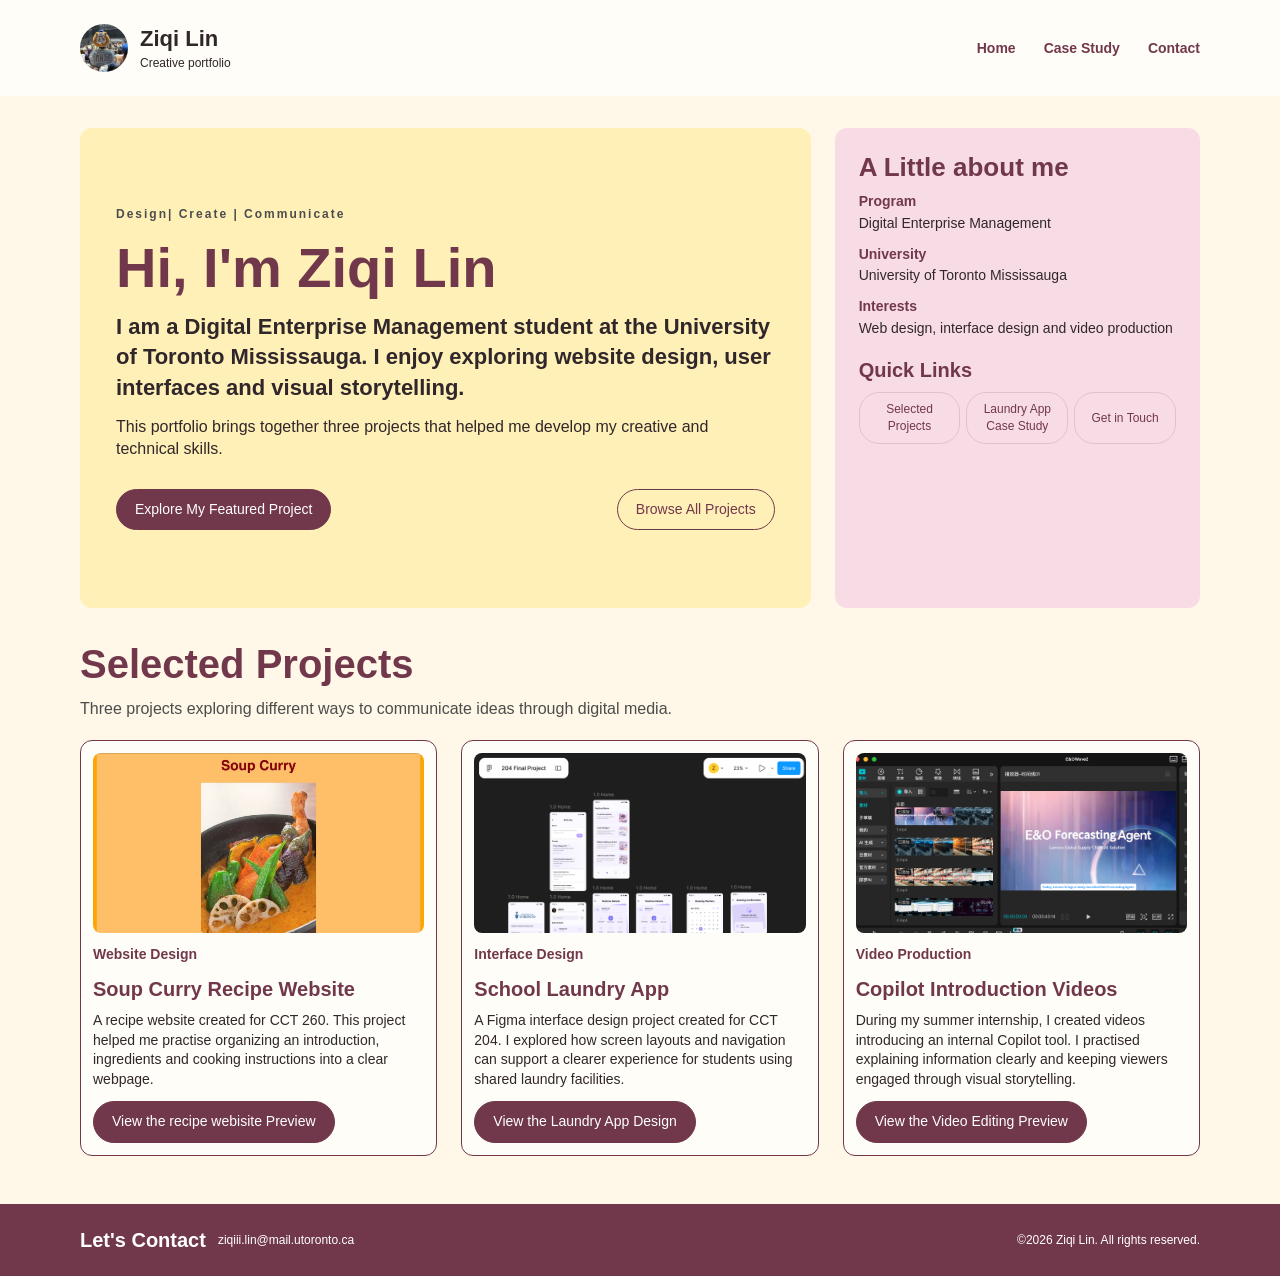
<file: index.html>
<!DOCTYPE html>
<html lang="en">
<head>
    <meta charset="UTF-8">
    <meta name="viewport" content="width=device-width, initial-scale=1.0">
    <title>Ziqi Lin | Creative Portfolio</title>
    <link rel="stylesheet" href="css/style.css">
</head>
<body>
    <a class="skip-link" href="#main-content">Skip to main content</a>
    <header class="site-header">
        <img src="images/logo.jpeg" alt="logo">
        <a class="brand" href="index.html">
            <span class="brand-name">Ziqi Lin</span>
            <span class="brand-description">Creative portfolio</span>
        </a>

        <nav class="main-nav" aria-label="Main navigation">
            <ul class="nav-list">
                <li><a href="index.html">Home</a></li>
                <li><a href="detail.html">Case Study</a></li>
                <li><a href="#contact">Contact</a></li>
            </ul>
        </nav>
    </header>

    <main class="container" id="main-content">
        <section class="hero-grid" aria-labelledby="intro-title">
            <div class="hero-content">
                <p class="eyebrow"> Design| Create | Communicate</p>
                <h1 id="intro-title">Hi, I'm Ziqi Lin</h1>
                <p class="lead-text"> I am a Digital Enterprise Management student at the University of Toronto Mississauga. I enjoy exploring website design, user interfaces and visual storytelling.</p>
                <p>This portfolio brings together three projects that helped me develop my creative and technical skills.</p>

            <div class="hero-actions">
                <a class="button" href="detail.html">Explore My Featured Project</a>
                <a class="text-link" href="#projects">Browse All Projects</a>
            </div>
        </div>

        <aside class="hero-info" aria-labelledby="about-title">
            <h2 id="about-title">A Little about me</h2>
            <div class="profile-details"> 
                <h3>Program</h3>
                <p>Digital Enterprise Management</p>
                
                <h3>University</h3>
                <p>University of Toronto Mississauga</p>
                
                <h3>Interests</h3>
                <p>Web design, interface design and video production</p>
            </div>

            <h3>Quick Links</h3>
            <ul class="quick-links">
                <li><a href="#projects">Selected Projects</a></li>
                <li><a href="detail.html">Laundry App Case Study</a></li>
                <li><a href="#contact">Get in Touch</a></li>
            </ul>
        </aside>
    </section>

    <section class="project-section" id="projects" aria-labelledby="project-title">
        <div class="section-heading">
        <h2 id="project-title">Selected Projects</h2>
        <p>Three projects exploring different ways to communicate ideas through digital media.</p>
        </div>

        <div class="cards-gallery">
            <article class="card">
                <img class="card-image" src="images/project1.jpg" alt="project1">
                <p class="project-category">Website Design</p>
                <h3>Soup Curry Recipe Website</h3>
                <p>A recipe website created for CCT 260. This project helped me practise organizing an introduction, ingredients and cooking instructions into a clear webpage.</p>
                <a class="button card-link" href="images/project1.jpg">View the recipe webisite Preview </a>
            </article>
            
            <article class="card">
                <img class="card-image" src="images/project2.png" alt="project2">
                <p class="project-category">Interface Design</p>
                <h3>School Laundry App</h3>
                <p>A Figma interface design project created for CCT 204. I explored how screen layouts and navigation can support a clearer experience for students using shared laundry facilities.</p>
                <a class="button card-link" href="detail.html">View the Laundry App Design </a>
            </article>

            <article class="card">
                <img class="card-image" src="images/project3.png" alt="project3">
                <p class="project-category">Video Production</p>
                <h3>Copilot Introduction Videos</h3>
                <p>During my summer internship, I created videos introducing an internal Copilot tool. I practised explaining information clearly and keeping viewers engaged through visual storytelling.</p>
                <a class="button card-link" href="images/project3.png">View the Video Editing Preview </a>
            </article>
        </div>  
    </section>
</main>

    <footer class="site-footer" id="contact">
        <div class="footer-contact">
            <h2>Let's Contact</h2>
            <a href="mailto:ziqiii.lin@mail.utoronto.ca">ziqiii.lin@mail.utoronto.ca</a>
        </div>
        <p>&copy;2026 Ziqi Lin. All rights reserved.</p>
    </footer>
   
</body>
</html>
</file>
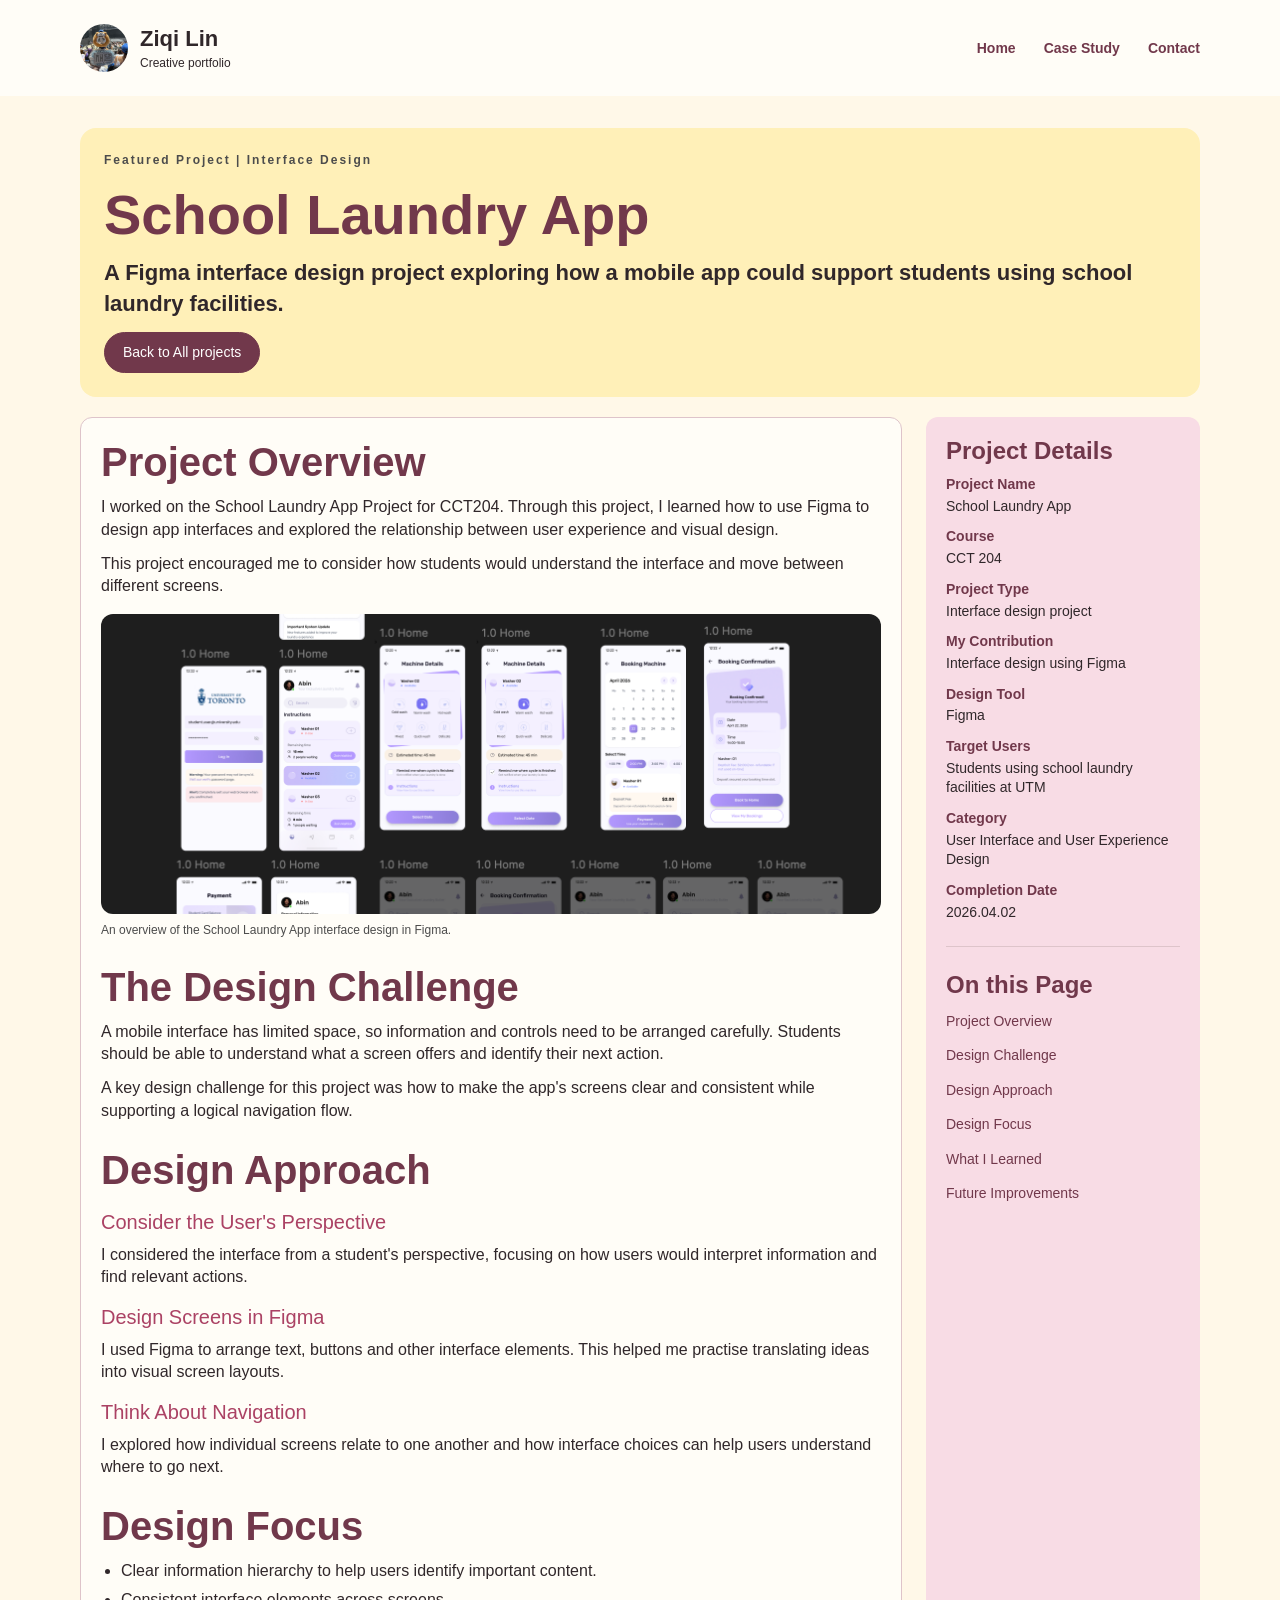
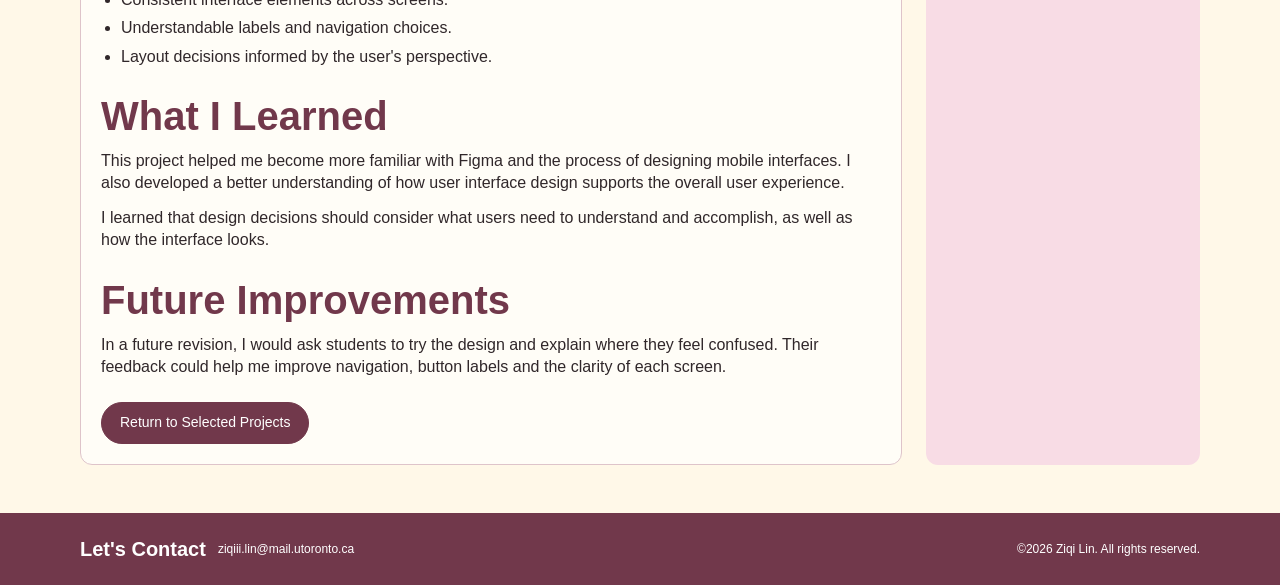
<file: detail.html>
<!DOCTYPE html>
<html lang="en">
<head>
    <meta charset="UTF-8">
    <meta name="viewport" content="width=device-width, initial-scale=1.0">
    <meta name="description" content="Explore Ziqi Lin's School Laundry App Design Project Created in Figma.">
    <title>School Laundry App Case Study | Ziqi Lin</title>
    <link rel="stylesheet" href="css/style.css">

</head>
<body>
    <a class="skip-link" href="#main-content">Skip to main content</a>
    <header class="site-header">
        <img src="images/logo.jpeg" alt="logo">
        <a class="brand" href="index.html">
            <span class="brand-name">Ziqi Lin</span>
            <span class="brand-description">Creative portfolio</span>
        </a>

        <nav class="main-nav" aria-label="Main navigation">
            <ul class="nav-list">
                <li><a href="index.html">Home</a></li>
                <li><a href="detail.html">Case Study</a></li>
                <li><a href="#contact">Contact</a></li>
            </ul>
        </nav>
    </header>

    <main class="container detail-layout" id="main-content">
        <section class="detail-hero" aria-labelledby="case-study-title">
            <p class="eyebrow">Featured Project | Interface Design</p>
            <h1 id="case-study-title">School Laundry App</h1>
            <p class="lead-text">A Figma interface design project exploring how a mobile app could support students using school laundry facilities.</p>
            <a class="back-link" href="index.html#projects">Back to All projects </a>
        </section>

        <div class="content-grid">
            <article class="case-study" aria-labelledby="overview-title">
                <section class="case-section">
                <h2 id="overview-title">Project Overview</h2>
                <p> I worked on the School Laundry App Project for CCT204. Through this project, I learned how to use Figma to design app interfaces and explored the relationship between user experience and visual design.</p>
                <p>This project encouraged me to consider how students would understand the interface and move between different screens.</p>
                <div class="project-figure">
                    <img src="images/project2.png" alt="project2">
                    <p class="image-caption">An overview of the School Laundry App interface design in Figma.</p>
                </div>
            </section>

            <section class="case-section" aria-labelledby="challenge-title">
                <h2 id="challenge-title">The Design Challenge</h2>
                <p> A mobile interface has limited space, so information and controls need to be arranged carefully. Students should be able to understand what a screen offers and identify their next action.</p>
                <p> A key design challenge for this project was how to make the app's screens clear and consistent while supporting a logical navigation flow.</p>
            </section>

            <section class="case-section" aria-labelledby="process-title">
                <h2 id="process-title">Design Approach</h2>
                <h3>Consider the User's Perspective</h3>
                <p>I considered the interface from a student's perspective, focusing on how users would interpret information and find relevant actions.</p>
                <h3>Design Screens in Figma</h3>
                <p> I used Figma to arrange text, buttons and other interface elements. This helped me practise translating ideas into visual screen layouts.</p>
                <h3>Think About Navigation</h3>
                <p>I explored how individual screens relate to one another and how interface choices can help users understand where to go next.</p>
            </section>

            <section class="case-section" aria-labelledby="focus-title">
                <h2 id="focus-title">Design Focus</h2>
                <ul class="outcomes-list">
                    <li>Clear information hierarchy to help users identify important content.</li>
                    <li>Consistent interface elements across screens.</li>
                    <li>Understandable labels and navigation choices.</li>
                    <li>Layout decisions informed by the user's perspective.</li>
                </ul>
            </section>

            <section class="case-section" aria-labelledby="learning-title">
                <h2 id="learning-title">What I Learned</h2>
                <p>This project helped me become more familiar with Figma and the process of designing mobile interfaces. I also developed a better understanding of how user interface design supports the overall user experience.</p>
                <p>I learned that design decisions should consider what users need to understand and accomplish, as well as how the interface looks.</p>
            </section>

            <section class="case-section" aria-labelledby="next-steps-title">
                <h2 id="next-steps-title">Future Improvements</h2>
                <p>In a future revision, I would ask students to try the design and explain where they feel confused. Their feedback could help me improve navigation, button labels and the clarity of each screen.</p>
            </section>

            <a class="button" href="index.html#projects">Return to Selected Projects</a>
            </article>

            <aside class="metadata-sidebar" aria-labelledby="details-title">
                <section class="metadata-card">
                    <h2 id="details-title">Project Details</h2>
                    <div class="project-metadata">
                        <h3>Project Name</h3>
                        <p>School Laundry App</p>
                        <h3>Course</h3>
                        <p>CCT 204</p>
                        <h3>Project Type</h3>
                        <p>Interface design project</p>
                        <h3>My Contribution</h3>
                        <p>Interface design using Figma</p>
                        <h3>Design Tool</h3>
                        <p>Figma</p>
                        <h3>Target Users</h3>
                        <p>Students using school laundry facilities at UTM</p>
                        <h3>Category</h3>
                        <p>User Interface and User Experience Design</p>
                        <h3>Completion Date</h3>
                        <p>2026.04.02</p>
                    </div>
                </section>

                <nav class="case-navigation" aria-label="Case study sections">
                    <h2>On this Page</h2>
                    <ul>
                        <li>
                            <a href="#overview-title">Project Overview</a>
                        </li>
                        <li>
                            <a href="#challenge-title">Design Challenge</a>
                        </li>
                        <li>
                            <a href="#process-title">Design Approach</a>
                        </li>
                        <li>
                            <a href="#focus-title">Design Focus</a>
                        </li>
                        <li>
                            <a href="#learning-title">What I Learned</a>
                        </li>
                        <li>
                            <a href="#next-steps-title">Future Improvements</a>
                        </li>
                    </ul>
                </nav>
            </aside>
        </div>
    </main>
<footer class="site-footer" id="contact">
        <div class="footer-contact">
            <h2>Let's Contact</h2>
            <a href="mailto:ziqiii.lin@mail.utoronto.ca">ziqiii.lin@mail.utoronto.ca</a>
        </div>
        <p>&copy;2026 Ziqi Lin. All rights reserved.</p>
    </footer>

</body>
</html>
</file>
<file: css/style.css>
* {
    margin: 0;
    padding: 0;
    box-sizing: border-box;
}

body {
    min-height: 100vh;
    display: flex;
    flex-direction: column;
    font-family: Arial, Helvetica, sans-serif;
    font-size: 16px;
    line-height: 1.4;
    color: #30272a;
    background-color: #fff8e8;
}

main {
    flex: 1;
}

img {
    display: block;
    max-width: 100%;
}

a {
    color: #71384b;
    text-decoration: none;
}

a:hover {
    text-decoration: underline;
}

h1,
h2,
h3 {
    color: #71384b;
    line-height: 1.2;
    margin-bottom: 10px;
}

h1 {
    font-size: 36px;
}

h2 {
    font-size: 28px;
}

h3 {
    font-size: 20px;
}

p {
    margin-bottom: 12px;
}

.skip-link {
    position: absolute;
    top: -100px;
    left: 20px;
    padding: 10px;
    color: white;
    background-color: #71384b;
}

.skip-link:focus {
    top: 10px;
}

.site-header {
    display: flex;
    flex-wrap: wrap;
    align-items: center;
    justify-content: space-between;
    gap: 12px;
    padding: 16px 20px;
    background-color: #fffdf7;
}

.site-header img {
    width: 48px;
    height: 48px;
    object-fit: cover;
    border-radius: 50%;
}

.brand {
    flex: 1;
    display: flex;
    flex-direction: column;
    color: #30272a;
}

.brand-name {
    font-size: 22px;
    font-weight: bold;
}

.brand-description {
    font-size: 12px;
}

.main-nav {
    width: 100%;
}

.nav-list {
    display: flex;
    justify-content: space-between;
    gap: 16px;
    list-style: none;
}

.nav-list a {
    font-size: 14px;
    font-weight: bold;
}

.container {
    width: 100%;
    max-width: 1440px;
    margin: 0 auto;
    padding: 20px;
}

.hero-grid {
    display: grid;
    grid-template-columns: 1fr;
    gap: 20px;
    margin-bottom: 32px;
}

.hero-content,
.hero-info {
    min-width: 0;
    padding: 24px;
    border-radius: 12px;
}

.hero-content {
    display: flex;
    flex-direction: column;
    justify-content: center;
    background-color: #fff0b8;
}

.eyebrow {
    font-size: 12px;
    font-weight: bold;
    letter-spacing: 2px;
    color: #4c4c4c;
}

.lead-text {
    font-size: 18px;
    font-weight: bold;
}

.hero-actions {
    display: flex;
    flex-wrap: wrap;
    justify-content: space-between;
    align-items: center;
    gap: 12px;
    margin-top: 16px;
}

.button,
.back-link,
.text-link {
    display: inline-block;
    padding: 10px 18px;
    font-size: 14px;
    text-align: center;
    border: 1px solid #71384b;
    border-radius: 24px;
}

.button,
.back-link {
    color: white;
    background-color: #71384b;
}

.button:hover,
.back-link:hover {
    background-color: #61283b;
    text-decoration: none;
}

.hero-info {
    background-color: #f8dce5;
}

.hero-info h2 {
    font-size: 26px;
}

.profile-details {
    margin-bottom: 20px;
}

.profile-details h3 {
    font-size: 14px;
    margin-bottom: 4px;
}

.profile-details p {
    font-size: 14px;
}

.quick-links {
    display: flex;
    gap: 6px;
    list-style: none;
}

.quick-links li {
    flex: 1;
    min-width: 0;
    display: flex;
}

.quick-links a {
    width: 100%;
    display: flex;
    justify-content: center;
    align-items: center;
    padding: 8px 4px;
    font-size: 12px;
    text-align: center;
    border: 1px solid #dec4ca;
    border-radius: 20px;
}

.section-heading {
    margin-bottom: 20px;
}

.section-heading p {
    color: #4c4c4c;
}

.cards-gallery {
    display: grid;
    grid-template-columns: 1fr;
    gap: 20px;
}

.card {
    min-width: 0;
    display: flex;
    flex-direction: column;
    padding: 12px;
    background-color: #fffdf7;
    border: 1px solid #71384b;
    border-radius: 12px;
}

.card-image {
    width: 100%;
    height: 180px;
    object-fit: cover;
    object-position: top;
    margin-bottom: 12px;
    border-radius: 8px;
}

.project-category {
    font-size: 12px;
    font-weight: bold;
    color: #71384b;
}

.card h3 {
    font-size: 20px;
}

.card p {
    font-size: 14px;
}

.card-link {
    align-self: flex-start;
    margin-top: auto;
}

.detail-hero {
    padding: 24px;
    margin-bottom: 20px;
    background-color: #fff0b8;
    border-radius: 16px;
}

.content-grid {
    display: grid;
    grid-template-columns: 1fr;
    gap: 20px;
}

.case-study,
.metadata-sidebar {
    min-width: 0;
    padding: 20px;
    border-radius: 12px;
}

.case-study {
    background-color: #fffdf7;
    border: 1px solid #dec4ca;
}

.case-section {
    margin-bottom: 24px;
}

.case-section h3 {
    margin-top: 16px;
    font-weight: normal;
    color: #ab4264;
}

.project-figure {
    margin-top: 16px;
}

.project-figure img {
    width: 100%;
    height: 180px;
    object-fit: cover;
    border-radius: 12px;
}

.image-caption {
    margin-top: 8px;
    font-size: 12px;
    color: #4c4c4c;
}

.outcomes-list {
    padding-left: 20px;
}

.outcomes-list li {
    margin-bottom: 6px;
}

.metadata-sidebar {
    background-color: #f8dce5;
}

.metadata-card h2,
.case-navigation h2 {
    font-size: 24px;
}

.project-metadata h3 {
    font-size: 14px;
    margin-bottom: 4px;
}

.project-metadata p,
.case-navigation a {
    font-size: 14px;
}

.case-navigation {
    margin-top: 24px;
    padding-top: 24px;
    border-top: 1px solid #dec4ca;
}

.case-navigation ul {
    list-style: none;
}

.case-navigation li {
    margin-bottom: 12px;
}
.site-footer {
    display: flex;
    flex-direction: column;
    align-items: center;
    justify-content: space-between;
    gap: 12px;
    padding: 20px;
    text-align: center;
    color: white;
    background-color: #71384b;
}

.footer-contact {
    display: flex;
    flex-wrap: wrap;
    justify-content: center;
    align-items: center;
    gap: 12px;
}

.footer-contact h2 {
    margin: 0;
    font-size: 20px;
    color: white;
}

.footer-contact a {
    font-size: 12px;
    color: white;
}

.site-footer p {
    margin: 0;
    font-size: 12px;
}

@media (min-width: 768px) {
    .site-header {
        flex-wrap: nowrap;
        padding: 20px 40px;
    }

    .main-nav {
        width: auto;
    }

    .nav-list {
        gap: 28px;
    }

    .container {
        padding: 32px 40px 48px;
    }

    .hero-grid {
        grid-template-columns: minmax(0, 2fr) minmax(0, 1fr);
        gap: 24px;
    }

    .hero-content {
        padding: 32px;
    }

    h1 {
        font-size: 48px;
    }

    .cards-gallery {
        grid-template-columns: repeat(auto-fit, minmax(280px, 1fr));
        gap: 24px;
    }

    .content-grid {
        grid-template-columns: minmax(0, 3fr) minmax(0, 1fr);
        gap: 24px;
    }

    .case-section h2 {
        font-size: 36px;
    }

    .project-figure img {
        height: 300px;
    }

    .site-footer {
        flex-direction: row;
        flex-wrap: wrap;
        padding: 24px 40px;
        text-align: left;
    }
}

@media (min-width: 1200px) {
    .site-header,
    .site-footer {
        padding: 24px 80px;
    }

    .container {
        padding: 32px 80px 48px;
    }

    .hero-content {
        min-height: 480px;
        padding: 36px;
    }

    h1 {
        font-size: 56px;
    }

    .section-heading h2,
    .case-section h2 {
        font-size: 40px;
    }

    .lead-text {
        font-size: 22px;
    }
}
</file>
